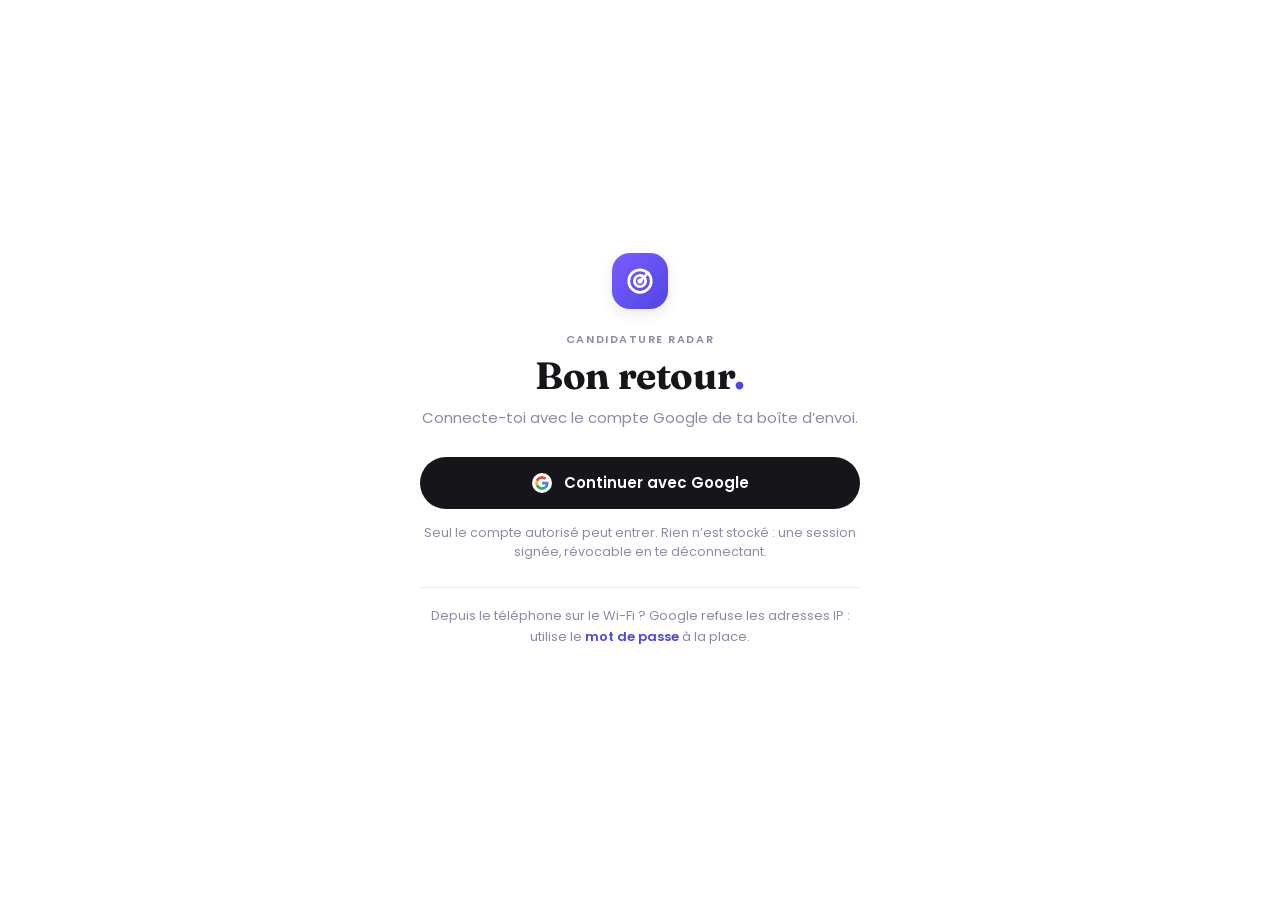
<file: app/web/static/login.html>
<!DOCTYPE html>
<html lang="fr">
<head>
<meta charset="utf-8">
<meta name="viewport" content="width=device-width, initial-scale=1">
<title>Connexion — Candidature Radar</title>
<link rel="preconnect" href="https://fonts.googleapis.com">
<link rel="preconnect" href="https://fonts.gstatic.com" crossorigin>
<link href="https://fonts.googleapis.com/css2?family=Fraunces:opsz,wght@9..144,700&family=Poppins:wght@400;500;600&display=swap" rel="stylesheet">
<style>
  :root { --paper:#fff; --card:#f5f5f5; --ink:#16151a; --muted:#8b8ba7; --logo-from:#7c5cff; --logo-to:#4f46e5; }
  * { box-sizing: border-box; }
  body { margin:0; min-height:100vh; display:grid; place-items:center; background:var(--paper); color:var(--ink);
         font:15px/1.55 'Poppins', system-ui, sans-serif; -webkit-font-smoothing:antialiased; padding:24px; }
  .box { width:min(440px, 100%); text-align:center; }
  .logo { width:56px; height:56px; border-radius:18px; margin:0 auto 22px; display:grid; place-items:center; color:#fff;
          background:linear-gradient(135deg, var(--logo-from), var(--logo-to)); box-shadow:0 4px 14px rgba(20,20,40,.1); }
  .logo svg { width:30px; height:30px; }
  .kicker { font-size:11px; font-weight:600; letter-spacing:.14em; text-transform:uppercase; color:var(--muted); margin:0 0 8px; }
  h1 { font-family:'Fraunces', Georgia, serif; font-weight:700; font-size:38px; line-height:1.05; margin:0 0 10px; letter-spacing:-.01em; }
  h1 span { color:var(--logo-to); }
  p { color:var(--muted); margin:0 0 28px; }
  .btn { display:flex; align-items:center; justify-content:center; gap:12px; width:100%; padding:14px 20px; border-radius:999px;
         background:var(--ink); color:#fff; font-weight:600; text-decoration:none; font-size:15px; }
  .btn:hover { opacity:.92; }
  .btn svg { width:20px; height:20px; background:#fff; border-radius:50%; padding:3px; }
  .hint { font-size:12.5px; color:var(--muted); margin-top:14px; }
  .err { background:#fde3e3; color:#a33; border-radius:12px; padding:12px 16px; font-size:13.5px; margin-bottom:18px; text-align:left; }
  .alt { margin-top:26px; padding-top:18px; border-top:1px solid #eee; font-size:13px; color:var(--muted); }
  .alt a { color:var(--logo-to); font-weight:600; text-decoration:none; }
</style>
</head>
<body>
<div class="box">
  <div class="logo"><svg viewBox="0 0 24 24" fill="none" stroke="currentColor" stroke-width="2.2" stroke-linecap="round" stroke-linejoin="round"><circle cx="12" cy="12" r="9"/><circle cx="12" cy="12" r="4.5"/><path d="M12 12 18.5 5.5"/><circle cx="12" cy="12" r="1" fill="currentColor"/></svg></div>
  <p class="kicker">Candidature Radar</p>
  <h1>Bon retour<span>.</span></h1>
  <p>Connecte-toi avec le compte Google de ta boîte d’envoi.</p>
  <div id="err" class="err" hidden></div>
  <a class="btn" id="go" href="/api/auth/google">
    <svg viewBox="0 0 48 48"><path fill="#EA4335" d="M24 9.5c3.5 0 6.6 1.2 9.1 3.6l6.8-6.8C35.8 2.4 30.3 0 24 0 14.6 0 6.5 5.4 2.6 13.3l7.9 6.1C12.4 13.7 17.7 9.5 24 9.5z"/><path fill="#4285F4" d="M46.5 24.5c0-1.6-.1-3.1-.4-4.5H24v9h12.7c-.6 3-2.3 5.5-4.8 7.2l7.7 6c4.5-4.2 6.9-10.3 6.9-17.7z"/><path fill="#FBBC05" d="M10.5 28.6A14.5 14.5 0 0 1 9.5 24c0-1.6.3-3.1.8-4.6l-7.9-6.1A24 24 0 0 0 0 24c0 3.9.9 7.5 2.6 10.7l7.9-6.1z"/><path fill="#34A853" d="M24 48c6.5 0 11.9-2.1 15.9-5.8l-7.7-6c-2.1 1.4-4.9 2.3-8.2 2.3-6.3 0-11.6-4.2-13.5-10l-7.9 6.1C6.5 42.6 14.6 48 24 48z"/></svg>
    Continuer avec Google
  </a>
  <div class="hint">Seul le compte autorisé peut entrer. Rien n’est stocké : une session signée, révocable en te déconnectant.</div>
  <div class="alt">Depuis le téléphone sur le Wi-Fi ? Google refuse les adresses IP : utilise le <a href="/?basic=1">mot de passe</a> à la place.</div>
</div>
<script>
  const q = new URLSearchParams(location.search);
  const messages = {
    refuse: 'Ce compte Google n’est pas autorisé. Seule la boîte d’envoi connectée peut entrer (ou une adresse listée dans CR_ALLOWED_EMAILS).',
    annule: 'Connexion annulée.',
    erreur: 'La connexion a échoué. Réessaie ; si ça persiste, vérifie le client OAuth dans .env.',
    config: 'Client Google absent : renseigne GOOGLE_CLIENT_ID et GOOGLE_CLIENT_SECRET dans .env.',
  };
  const e = q.get('error');
  if (e && messages[e]) { const box = document.getElementById('err'); box.textContent = messages[e]; box.hidden = false; }
  const next = q.get('next'); if (next && next.startsWith('/')) document.getElementById('go').href += '?next=' + encodeURIComponent(next);
</script>
</body>
</html>
</file>
